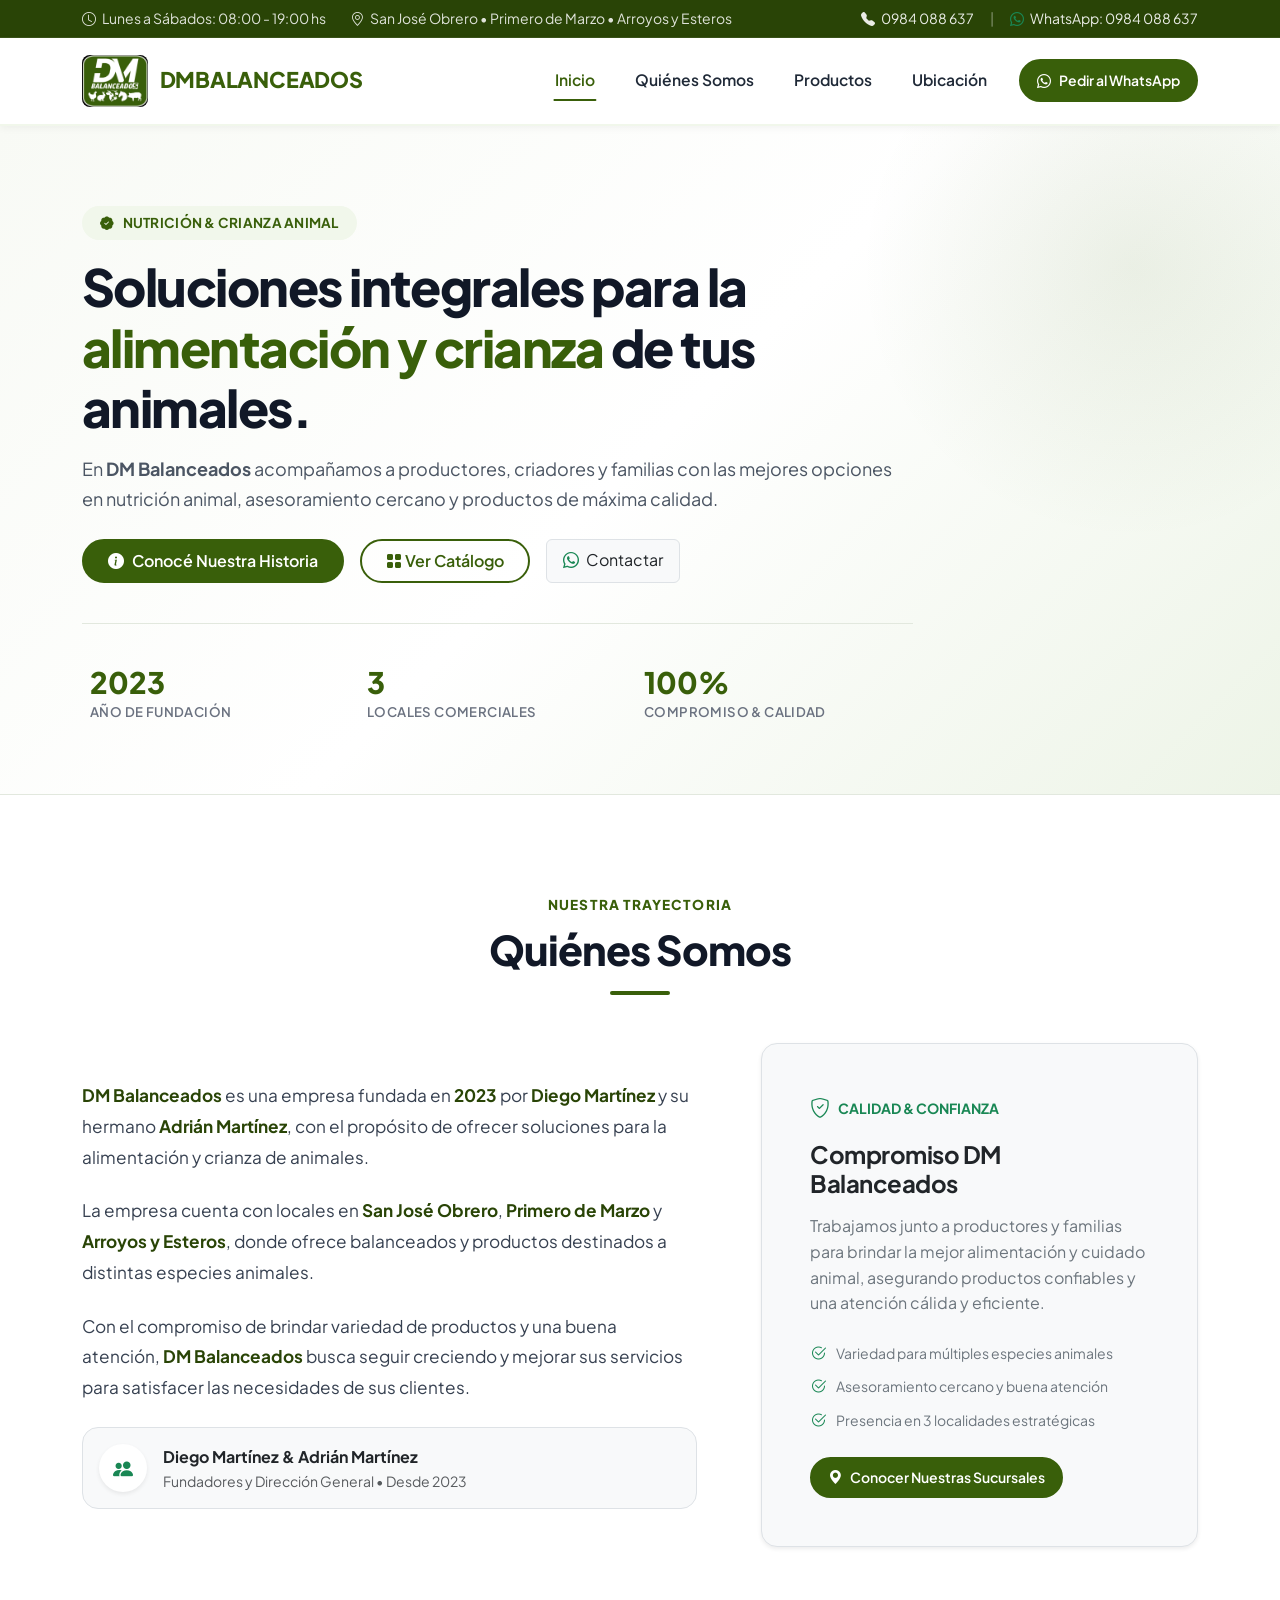
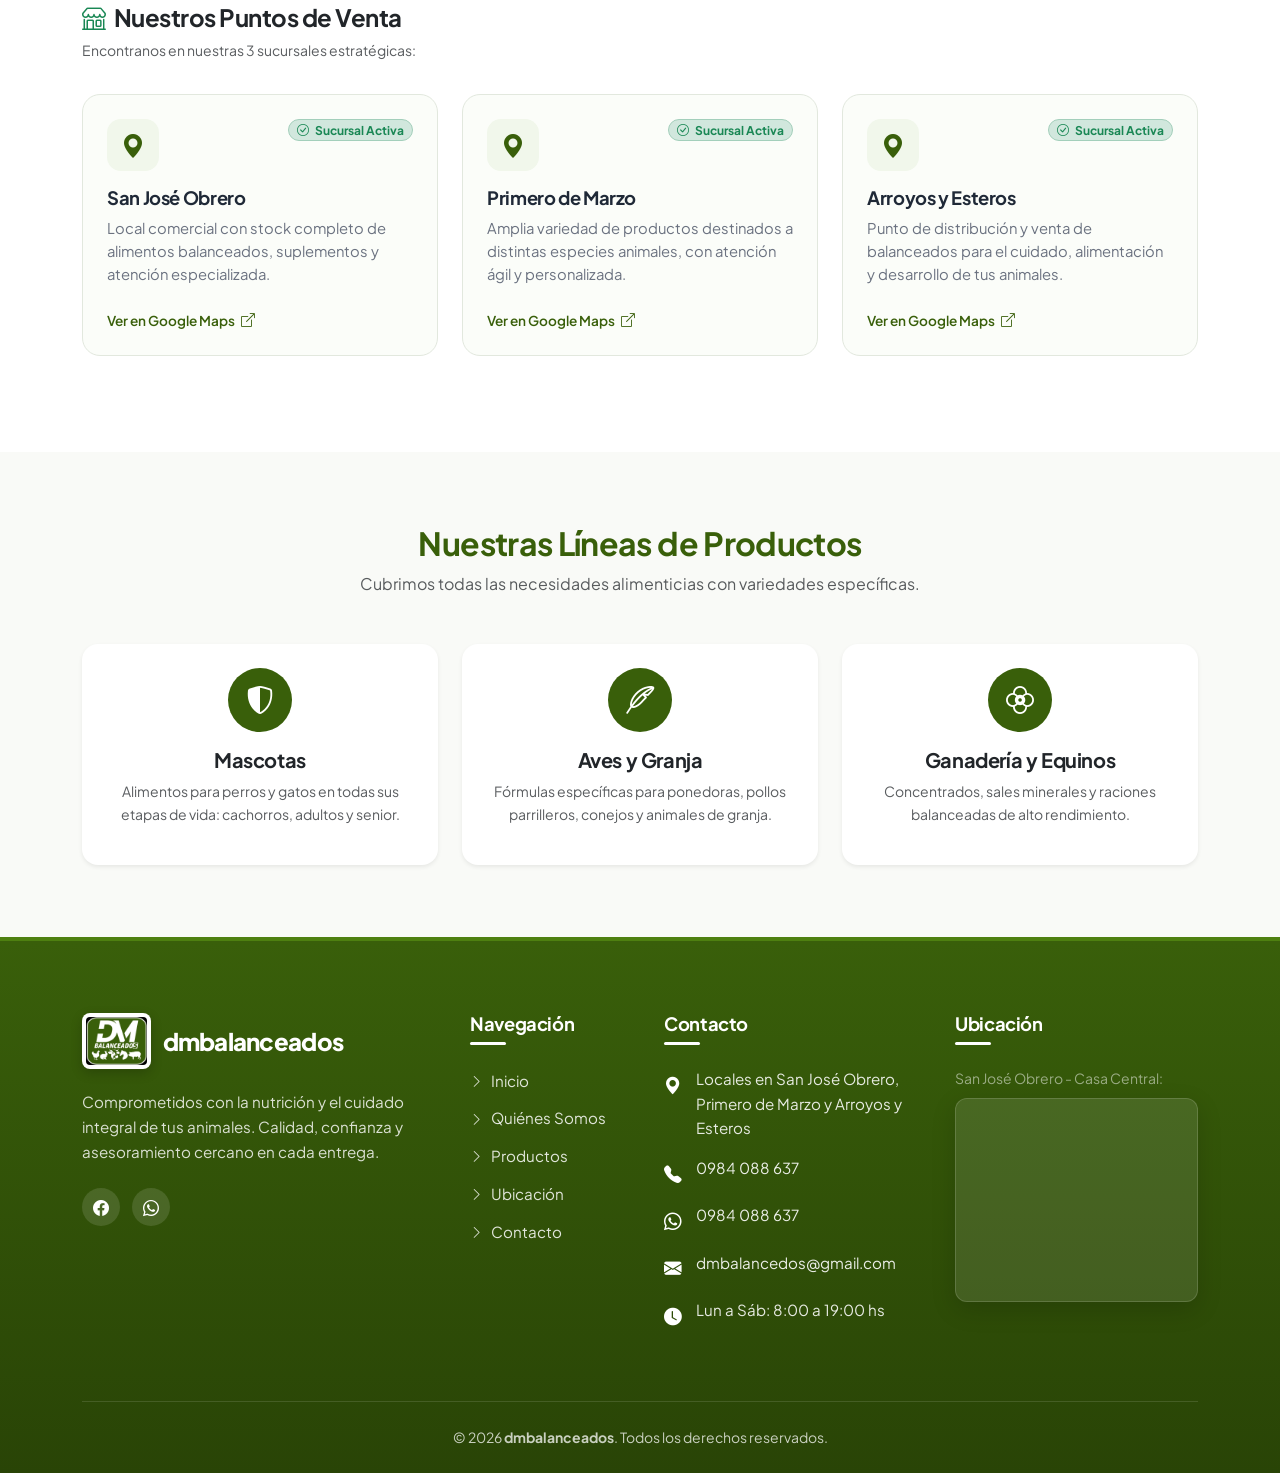
<file: index.html>
<!DOCTYPE html>
<html lang="es">
<head>
  <meta charset="UTF-8">
  <meta name="viewport" content="width=device-width, initial-scale=1.0">
  <meta http-equiv="X-UA-Compatible" content="ie=edge">
  
  <title>dmbalanceados | Nutrición y Balance para tus Animales</title>
  <meta name="description" content="dmbalanceados - Especialistas en alimentos balanceados de alta calidad para animales. Nutrición confiable, distribución y asesoramiento.">
  <meta name="keywords" content="dmbalanceados, alimentos balanceados, nutrición animal, forrajes, alimento mascotas, campo">
  <meta name="theme-color" content="#395F0A">

  <!-- ======================================================================
       Favicons y Manifiesto de Aplicación Web (img/)
       ====================================================================== -->
  <link rel="icon" type="image/x-icon" href="img/favicon.ico">
  <link rel="icon" type="image/svg+xml" href="img/favicon.svg">
  <link rel="icon" type="image/png" sizes="96x96" href="img/favicon-96x96.png">
  <link rel="apple-touch-icon" sizes="180x180" href="img/apple-touch-icon.png">
  <link rel="manifest" href="img/site.webmanifest">

  <!-- ======================================================================
       Fuentes de Google Fonts (Plus Jakarta Sans)
       ====================================================================== -->
  <link rel="preconnect" href="https://fonts.googleapis.com">
  <link rel="preconnect" href="https://fonts.gstatic.com" crossorigin>
  <link href="https://fonts.googleapis.com/css2?family=Plus+Jakarta+Sans:wght@400;500;600;700;800&display=swap" rel="stylesheet">

  <!-- ======================================================================
       Framework CSS: Bootstrap 5.3 y Bootstrap Icons
       ====================================================================== -->
  <link href="https://cdn.jsdelivr.net/npm/bootstrap@5.3.3/dist/css/bootstrap.min.css" rel="stylesheet" integrity="sha384-QWTKZyjpPEjISv5WaRU9OFeRpok6YctnYmDr5pNlyT2bRjXh0JMhjY6hW+ALEwIH" crossorigin="anonymous">
  <link rel="stylesheet" href="https://cdn.jsdelivr.net/npm/bootstrap-icons@1.11.3/font/bootstrap-icons.min.css">

  <!-- ======================================================================
       Hojas de Estilos del Proyecto (General y Específica de Index)
       ====================================================================== -->
  <link rel="stylesheet" href="css/general.css">
  <link rel="stylesheet" href="css/index.css">
</head>

<body>

  <!-- ======================================================================
       TOP BAR (Datos de contacto rápido)
       ====================================================================== -->
  <div class="dm-topbar d-none d-md-block">
    <div class="container">
      <div class="d-flex justify-content-between align-items-center">
        <div class="d-flex align-items-center gap-4">
          <span><i class="bi bi-clock me-1"></i> Lunes a Sábados: 08:00 - 19:00 hs</span>
          <span><i class="bi bi-geo-alt me-1"></i> San José Obrero &bull; Primero de Marzo &bull; Arroyos y Esteros</span>
        </div>
        <div class="d-flex align-items-center gap-3">
          <a href="tel:0984088637" class="text-decoration-none"><i class="bi bi-telephone-fill me-1"></i> 0984 088 637</a>
          <span class="opacity-50">|</span>
          <a href="https://wa.me/595984088637" target="_blank" rel="noopener noreferrer" class="text-decoration-none"><i class="bi bi-whatsapp me-1 text-success"></i> WhatsApp: 0984 088 637</a>
        </div>
      </div>
    </div>
  </div>

  <!-- ======================================================================
       HEADER / NAVBAR PRINCIPAL
       ====================================================================== -->
  <header class="sticky-top">
    <nav class="navbar navbar-expand-lg dm-navbar" id="mainNavbar">
      <div class="container">
        <!-- Logo de la marca -->
        <a class="navbar-brand dm-navbar-brand" href="index.html" aria-label="DMBALANCEADOS inicio">
          <img src="img/logodm.jpeg" alt="Logo DMBALANCEADOS" class="brand-logo" onerror="this.style.display='none'">
          <span class="brand-text">DMBALANCEADOS</span>
        </a>

        <!-- Botón Toggler Responsive para móviles -->
        <button class="navbar-toggler" type="button" data-bs-toggle="collapse" data-bs-target="#dmNavbarCollapse" aria-controls="dmNavbarCollapse" aria-expanded="false" aria-label="Abrir menú de navegación">
          <span class="navbar-toggler-icon"></span>
        </button>

        <!-- Enlaces de Navegación -->
        <div class="collapse navbar-collapse" id="dmNavbarCollapse">
          <ul class="navbar-nav ms-auto mb-2 mb-lg-0 align-items-lg-center gap-lg-2">
            <li class="nav-item">
              <a class="nav-link active" aria-current="page" href="#inicio">Inicio</a>
            </li>
            <li class="nav-item">
              <a class="nav-link" href="#quienes-somos">Quiénes Somos</a>
            </li>
            <li class="nav-item">
              <a class="nav-link" href="productos.html">Productos</a>
            </li>
            <li class="nav-item">
              <a class="nav-link" href="#ubicacion">Ubicación</a>
            </li>
            <li class="nav-item ms-lg-2">
              <a class="btn btn-dm-primary btn-sm px-3" href="https://wa.me/595984088637" target="_blank" rel="noopener noreferrer">
                <i class="bi bi-whatsapp"></i> Pedir al WhatsApp
              </a>
            </li>
          </ul>
        </div>
      </div>
    </nav>
  </header>

  <!-- ======================================================================
       CONTENIDO PRINCIPAL
       ====================================================================== -->
  <main id="inicio">
    <!-- ======================================================================
         1. HERO SECTION (Bienvenida, Identidad y Propuesta de Valor)
         ====================================================================== -->
    <section class="dm-hero" id="inicio">
      <div class="container position-relative" style="z-index: 2;">
        <div class="row align-items-center">
          
          <!-- Mensaje de Bienvenida y Acciones -->
          <div class="col-lg-10 col-xl-9">
            <div class="dm-hero-subtitle mb-3">
              <i class="bi bi-patch-check-fill"></i> Nutrición & Crianza Animal
            </div>
            
            <h1 class="dm-hero-title mb-3">
              Soluciones integrales para la <span class="highlight">alimentación y crianza</span> de tus animales.
            </h1>
            
            <p class="dm-hero-desc mb-4">
              En <strong>DM Balanceados</strong> acompañamos a productores, criadores y familias con las mejores opciones en nutrición animal, asesoramiento cercano y productos de máxima calidad.
            </p>
            
            <div class="d-flex flex-wrap gap-3 mb-2">
              <a href="#quienes-somos" class="btn btn-dm-primary px-4 py-2">
                <i class="bi bi-info-circle-fill"></i> Conocé Nuestra Historia
              </a>
              <a href="productos.html" class="btn btn-dm-outline px-4 py-2">
                <i class="bi bi-grid-fill"></i> Ver Catálogo
              </a>
              <a href="https://wa.me/595984088637" target="_blank" rel="noopener noreferrer" class="btn btn-light border px-3 py-2 text-dark">
                <i class="bi bi-whatsapp text-success me-1"></i> Contactar
              </a>
            </div>

            <!-- Métricas / Datos Clave de Confianza -->
            <div class="row dm-hero-stats g-3">
              <div class="col-4">
                <div class="dm-stat-number">2023</div>
                <div class="dm-stat-label">Año de Fundación</div>
              </div>
              <div class="col-4">
                <div class="dm-stat-number">3</div>
                <div class="dm-stat-label">Locales Comerciales</div>
              </div>
              <div class="col-4">
                <div class="dm-stat-number">100%</div>
                <div class="dm-stat-label">Compromiso & Calidad</div>
              </div>
            </div>
          </div>

        </div>
      </div>
    </section>

    <!-- ======================================================================
         2. SECCIÓN QUIÉNES SOMOS (Texto Institucional & Presencia)
         ====================================================================== -->
    <section class="dm-about-section" id="quienes-somos">
      <div class="container">
        
        <!-- Encabezado de la sección -->
        <div class="row justify-content-center text-center mb-5">
          <div class="col-lg-8">
            <span class="dm-section-badge">Nuestra Trayectoria</span>
            <h2 class="dm-section-title mb-3">Quiénes Somos</h2>
            <div class="mx-auto" style="width: 60px; height: 3.5px; background-color: var(--dm-primary); border-radius: 2px;"></div>
          </div>
        </div>

        <!-- Fila Principal: Texto Oficial y Tarjeta de Compromiso -->
        <div class="row align-items-center g-5 mb-5">
          
          <!-- Bloque de Texto Institucional con Formato Tipográfico -->
          <div class="col-lg-7">
            <div class="pe-lg-3">
              <p class="dm-about-text">
                <strong>DM Balanceados</strong> es una empresa fundada en <strong>2023</strong> por <strong>Diego Martínez</strong> y su hermano <strong>Adrián Martínez</strong>, con el propósito de ofrecer soluciones para la alimentación y crianza de animales.
              </p>
              
              <p class="dm-about-text">
                La empresa cuenta con locales en <strong>San José Obrero</strong>, <strong>Primero de Marzo</strong> y <strong>Arroyos y Esteros</strong>, donde ofrece balanceados y productos destinados a distintas especies animales.
              </p>
              
              <p class="dm-about-text mb-4">
                Con el compromiso de brindar variedad de productos y una buena atención, <strong>DM Balanceados</strong> busca seguir creciendo y mejorar sus servicios para satisfacer las necesidades de sus clientes.
              </p>

              <!-- Mención a los Fundadores -->
              <div class="p-3 bg-light rounded-4 border d-flex align-items-center gap-3">
                <div class="rounded-circle d-flex align-items-center justify-content-center bg-white shadow-sm text-success" style="width: 48px; height: 48px; font-size: 1.25rem;">
                  <i class="bi bi-people-fill"></i>
                </div>
                <div>
                  <div class="fw-bold text-dark">Diego Martínez & Adrián Martínez</div>
                  <div class="small text-muted">Fundadores y Dirección General &bull; Desde 2023</div>
                </div>
              </div>
            </div>
          </div>

          <!-- Bloque Destacado: Compromiso y Calidad -->
          <div class="col-lg-5">
            <div class="p-4 p-lg-5 bg-light rounded-4 border h-100 d-flex flex-column justify-content-center shadow-sm">
              <div class="d-inline-flex align-items-center gap-2 text-success fw-bold small text-uppercase mb-3">
                <i class="bi bi-shield-check fs-5"></i> Calidad & Confianza
              </div>
              <h3 class="h4 fw-bold text-dark mb-3">Compromiso DM Balanceados</h3>
              <p class="text-secondary mb-4">
                Trabajamos junto a productores y familias para brindar la mejor alimentación y cuidado animal, asegurando productos confiables y una atención cálida y eficiente.
              </p>
              <ul class="list-unstyled mb-4 d-flex flex-column gap-2 text-secondary small">
                <li><i class="bi bi-check2-circle text-success me-2 fs-6"></i> Variedad para múltiples especies animales</li>
                <li><i class="bi bi-check2-circle text-success me-2 fs-6"></i> Asesoramiento cercano y buena atención</li>
                <li><i class="bi bi-check2-circle text-success me-2 fs-6"></i> Presencia en 3 localidades estratégicas</li>
              </ul>
              <div>
                <a href="#ubicacion" class="btn btn-dm-primary btn-sm rounded-pill px-3 py-2">
                  <i class="bi bi-geo-alt-fill"></i> Conocer Nuestras Sucursales
                </a>
              </div>
            </div>
          </div>

        </div>

        <!-- Fila de Presencia Territorial: Los 3 Locales Comerciales -->
        <div class="row g-4 pt-2">
          <div class="col-12 mb-2">
            <h3 class="h4 fw-bold text-dark">
              <i class="bi bi-shop me-2 text-success"></i>Nuestros Puntos de Venta
            </h3>
            <p class="text-muted small mb-0">Encontranos en nuestras 3 sucursales estratégicas:</p>
          </div>

          <!-- Local 1: San José Obrero -->
          <div class="col-md-4">
            <a href="https://maps.app.goo.gl/VQvQ1TM4NtziWtEN6" target="_blank" rel="noopener noreferrer" class="dm-feature-box text-decoration-none">
              <div class="d-flex justify-content-between align-items-start mb-3">
                <div class="dm-feature-icon mb-0">
                  <i class="bi bi-geo-alt-fill"></i>
                </div>
                <span class="badge bg-success-subtle text-success border border-success-subtle px-2 py-1 rounded-pill small">
                  <i class="bi bi-check-circle me-1"></i> Sucursal Activa
                </span>
              </div>
              <h4 class="dm-feature-title">San José Obrero</h4>
              <p class="dm-feature-desc">
                Local comercial con stock completo de alimentos balanceados, suplementos y atención especializada.
              </p>
              <div class="dm-feature-action mt-auto pt-2">
                <span>Ver en Google Maps</span>
                <i class="bi bi-box-arrow-up-right"></i>
              </div>
            </a>
          </div>

          <!-- Local 2: Primero de Marzo -->
          <div class="col-md-4">
            <a href="https://maps.app.goo.gl/jB23EHsoYXMemDa96" target="_blank" rel="noopener noreferrer" class="dm-feature-box text-decoration-none">
              <div class="d-flex justify-content-between align-items-start mb-3">
                <div class="dm-feature-icon mb-0">
                  <i class="bi bi-geo-alt-fill"></i>
                </div>
                <span class="badge bg-success-subtle text-success border border-success-subtle px-2 py-1 rounded-pill small">
                  <i class="bi bi-check-circle me-1"></i> Sucursal Activa
                </span>
              </div>
              <h4 class="dm-feature-title">Primero de Marzo</h4>
              <p class="dm-feature-desc">
                Amplia variedad de productos destinados a distintas especies animales, con atención ágil y personalizada.
              </p>
              <div class="dm-feature-action mt-auto pt-2">
                <span>Ver en Google Maps</span>
                <i class="bi bi-box-arrow-up-right"></i>
              </div>
            </a>
          </div>

          <!-- Local 3: Arroyos y Esteros -->
          <div class="col-md-4">
            <a href="https://maps.app.goo.gl/CAYJqabkkzUij7mC6" target="_blank" rel="noopener noreferrer" class="dm-feature-box text-decoration-none">
              <div class="d-flex justify-content-between align-items-start mb-3">
                <div class="dm-feature-icon mb-0">
                  <i class="bi bi-geo-alt-fill"></i>
                </div>
                <span class="badge bg-success-subtle text-success border border-success-subtle px-2 py-1 rounded-pill small">
                  <i class="bi bi-check-circle me-1"></i> Sucursal Activa
                </span>
              </div>
              <h4 class="dm-feature-title">Arroyos y Esteros</h4>
              <p class="dm-feature-desc">
                Punto de distribución y venta de balanceados para el cuidado, alimentación y desarrollo de tus animales.
              </p>
              <div class="dm-feature-action mt-auto pt-2">
                <span>Ver en Google Maps</span>
                <i class="bi bi-box-arrow-up-right"></i>
              </div>
            </a>
          </div>

        </div>

      </div>
    </section>

    <!-- Sección Productos (Ancla para navegación) -->
    <section id="productos" class="py-5" style="background-color: var(--dm-bg-light);">
      <div class="container py-4">
        <div class="text-center max-w-700 mx-auto mb-5">
          <h2 class="fw-bold mb-2" style="color: var(--dm-primary);">Nuestras Líneas de Productos</h2>
          <p class="text-muted">Cubrimos todas las necesidades alimenticias con variedades específicas.</p>
        </div>
        <div class="row g-4">
          <div class="col-md-4">
            <div class="card h-100 border-0 shadow-sm rounded-4 p-4 text-center">
              <div class="mx-auto mb-3 text-white rounded-circle d-flex align-items-center justify-content-center" style="width: 64px; height: 64px; background-color: var(--dm-primary);">
                <i class="bi bi-shield-shaded fs-3"></i>
              </div>
              <h3 class="h5 fw-bold">Mascotas</h3>
              <p class="text-muted small">Alimentos para perros y gatos en todas sus etapas de vida: cachorros, adultos y senior.</p>
            </div>
          </div>
          <div class="col-md-4">
            <div class="card h-100 border-0 shadow-sm rounded-4 p-4 text-center">
              <div class="mx-auto mb-3 text-white rounded-circle d-flex align-items-center justify-content-center" style="width: 64px; height: 64px; background-color: var(--dm-primary);">
                <i class="bi bi-feather fs-3"></i>
              </div>
              <h3 class="h5 fw-bold">Aves y Granja</h3>
              <p class="text-muted small">Fórmulas específicas para ponedoras, pollos parrilleros, conejos y animales de granja.</p>
            </div>
          </div>
          <div class="col-md-4">
            <div class="card h-100 border-0 shadow-sm rounded-4 p-4 text-center">
              <div class="mx-auto mb-3 text-white rounded-circle d-flex align-items-center justify-content-center" style="width: 64px; height: 64px; background-color: var(--dm-primary);">
                <i class="bi bi-flower2 fs-3"></i>
              </div>
              <h3 class="h5 fw-bold">Ganadería y Equinos</h3>
              <p class="text-muted small">Concentrados, sales minerales y raciones balanceadas de alto rendimiento.</p>
            </div>
          </div>
        </div>
      </div>
    </section>
  </main>

  <!-- ======================================================================
       FOOTER GENERAL (Paleta Verde #395F0A y Blanco + Google Maps)
       ====================================================================== -->
  <footer class="dm-footer" id="contacto">
    <div class="container">
      <div class="row g-4 g-lg-5">
        
        <!-- Columna 1: Marca, descripción y redes -->
        <div class="col-lg-4 col-md-6">
          <div class="dm-footer-brand">
            <img src="img/logodm.jpeg" alt="dmbalanceados" onerror="this.style.display='none'">
            <span class="brand-name">dmbalanceados</span>
          </div>
          <p class="dm-footer-text">
            Comprometidos con la nutrición y el cuidado integral de tus animales. Calidad, confianza y asesoramiento cercano en cada entrega.
          </p>
          <div class="dm-social-links">
            <a href="https://www.facebook.com/share/1N8KYf6UJa/?mibextid=wwXIfr" target="_blank" rel="noopener noreferrer" class="dm-social-btn" aria-label="Facebook">
              <i class="bi bi-facebook"></i>
            </a>
            <a href="https://wa.me/595984088637" target="_blank" rel="noopener noreferrer" class="dm-social-btn" aria-label="WhatsApp">
              <i class="bi bi-whatsapp"></i>
            </a>
          </div>
        </div>

        <!-- Columna 2: Enlaces Rápidos de Navegación -->
        <div class="col-lg-2 col-md-6">
          <h4 class="dm-footer-title">Navegación</h4>
          <ul class="dm-footer-links">
            <li><a href="#inicio"><i class="bi bi-chevron-right small"></i> Inicio</a></li>
            <li><a href="#quienes-somos"><i class="bi bi-chevron-right small"></i> Quiénes Somos</a></li>
            <li><a href="productos.html"><i class="bi bi-chevron-right small"></i> Productos</a></li>
            <li><a href="#ubicacion"><i class="bi bi-chevron-right small"></i> Ubicación</a></li>
            <li><a href="https://wa.me/595984088637" target="_blank" rel="noopener noreferrer"><i class="bi bi-chevron-right small"></i> Contacto</a></li>
          </ul>
        </div>

        <!-- Columna 3: Información de Contacto -->
        <div class="col-lg-3 col-md-6">
          <h4 class="dm-footer-title">Contacto</h4>
          <ul class="dm-footer-contact">
            <li>
              <i class="bi bi-geo-alt-fill"></i>
              <span>Locales en San José Obrero, Primero de Marzo y Arroyos y Esteros</span>
            </li>
            <li>
              <i class="bi bi-telephone-fill"></i>
              <a href="tel:0984088637">0984 088 637</a>
            </li>
            <li>
              <i class="bi bi-whatsapp"></i>
              <a href="https://wa.me/595984088637" target="_blank" rel="noopener noreferrer">0984 088 637</a>
            </li>
            <li>
              <i class="bi bi-envelope-fill"></i>
              <a href="mailto:dmbalancedos@gmail.com">dmbalancedos@gmail.com</a>
            </li>
            <li>
              <i class="bi bi-clock-fill"></i>
              <span>Lun a Sáb: 8:00 a 19:00 hs</span>
            </li>
          </ul>
        </div>

        <!-- Columna 4: Mapa Embebido de Google Maps -->
        <div class="col-lg-3 col-md-6" id="ubicacion">
          <h4 class="dm-footer-title">Ubicación</h4>
          <p class="small text-white-50 mb-2">San José Obrero - Casa Central:</p>
          <div class="dm-map-wrapper">
            <!-- Ubicación exacta: DM BALANCEADOS - SAN JOSE OBRERO -->
            <iframe 
              src="https://www.google.com/maps/embed?pb=!1m18!1m12!1m3!1d218.811802607535!2d-56.9167553793429!3d-25.17115068359605!2m3!1f0!2f0!3f0!3m2!1i1024!2i768!4f13.1!3m3!1m2!1s0x945e79eb6df4be09%3A0xcade6c4a9165d108!2sDM%20BALANCEADOS%20-%20SAN%20JOSE%20OBRERO!5e1!3m2!1sen!2spy!4v1792183264208!5m2!1sen!2spy" 
              allowfullscreen="" 
              loading="lazy" 
              referrerpolicy="strict-origin-when-cross-origin" 
              title="Ubicación DM BALANCEADOS - SAN JOSE OBRERO">
            </iframe>
          </div>
        </div>

      </div>

      <!-- Barra inferior de Copyright -->
      <div class="dm-footer-bottom text-center">
        <p class="mb-0">
          &copy; <span id="currentYear">2026</span> <strong>dmbalanceados</strong>. Todos los derechos reservados.
        </p>
      </div>
    </div>
  </footer>

  <!-- ======================================================================
       SCRIPTS: Bootstrap 5.3 Bundle & Scripts Base
       ====================================================================== -->
  <script src="https://cdn.jsdelivr.net/npm/bootstrap@5.3.3/dist/js/bootstrap.bundle.min.js" integrity="sha384-YvpcrYf0tY3lHB60NNkmXc5s9fDVZLESaAA55NDzOxhy9GkcIdslK1eN7N6jIeHz" crossorigin="anonymous"></script>
  <script src="js/general.js"></script>
</body>
</html>
</file>
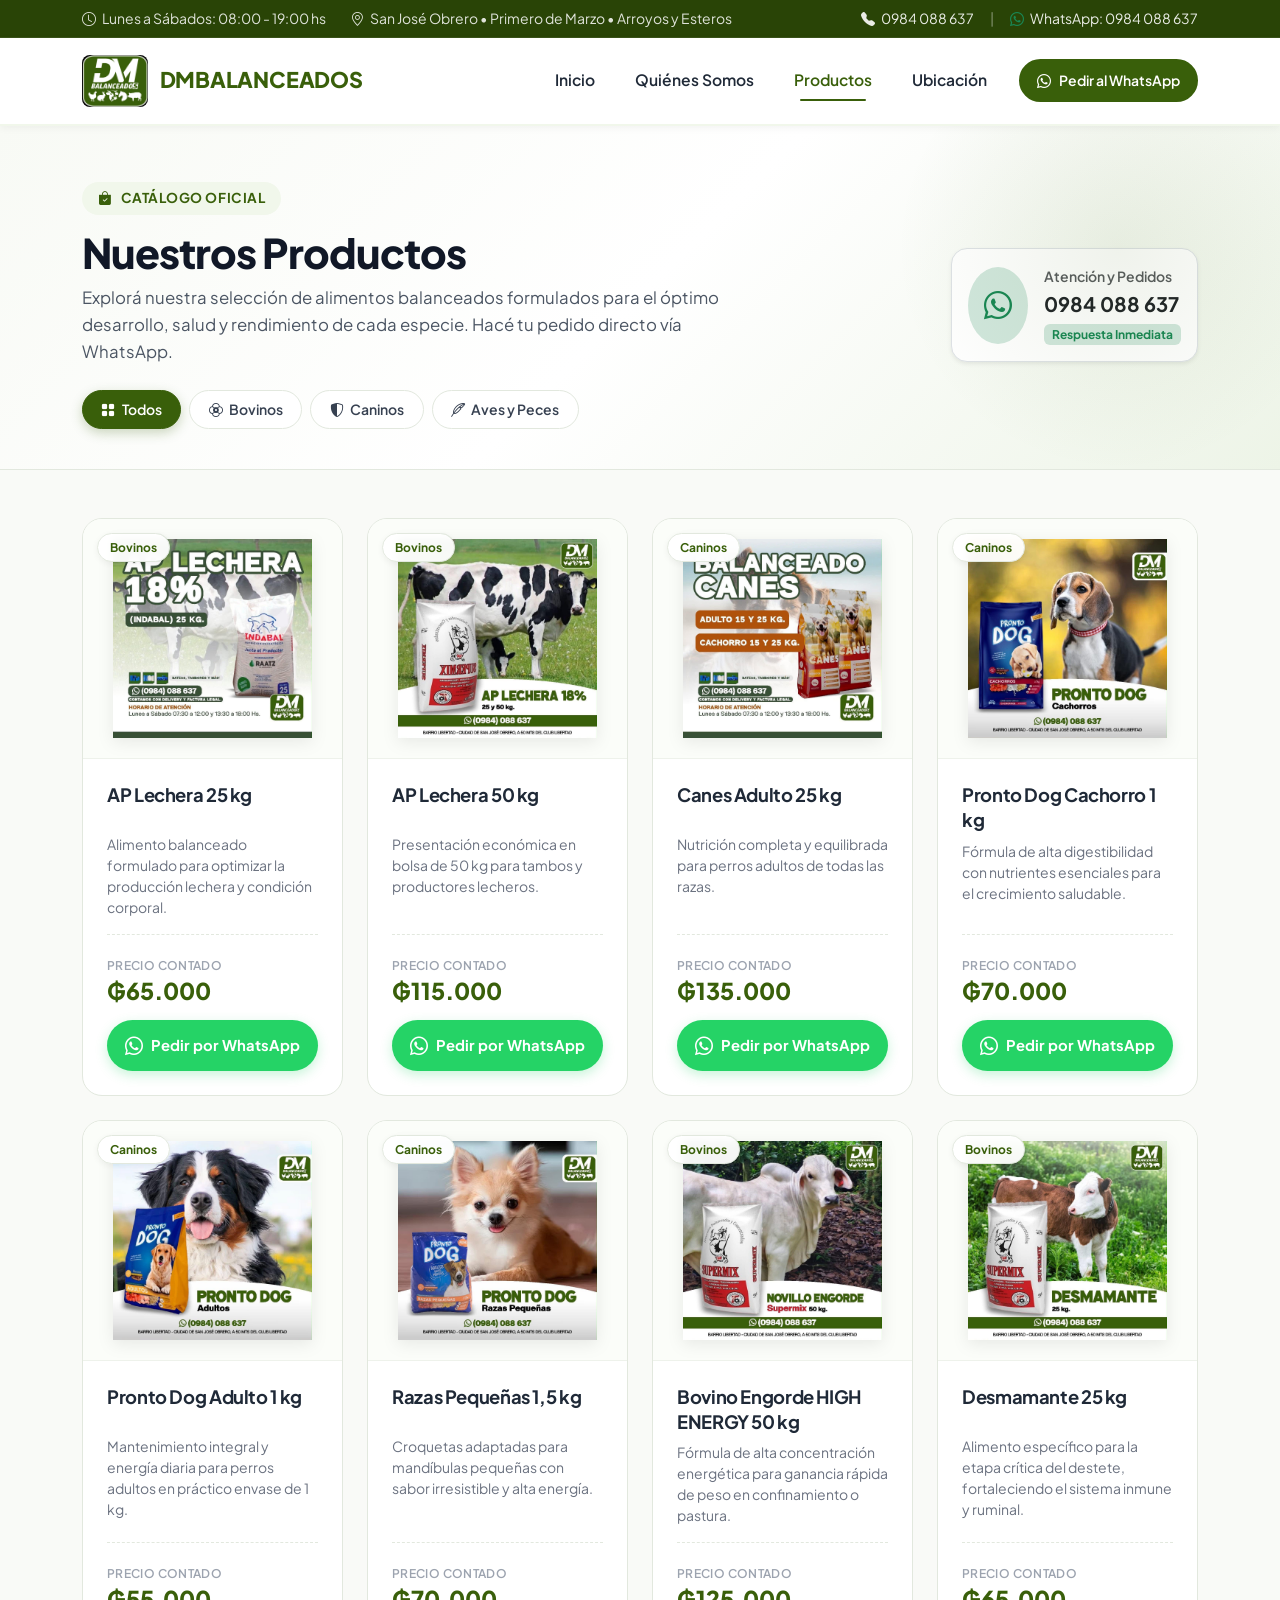
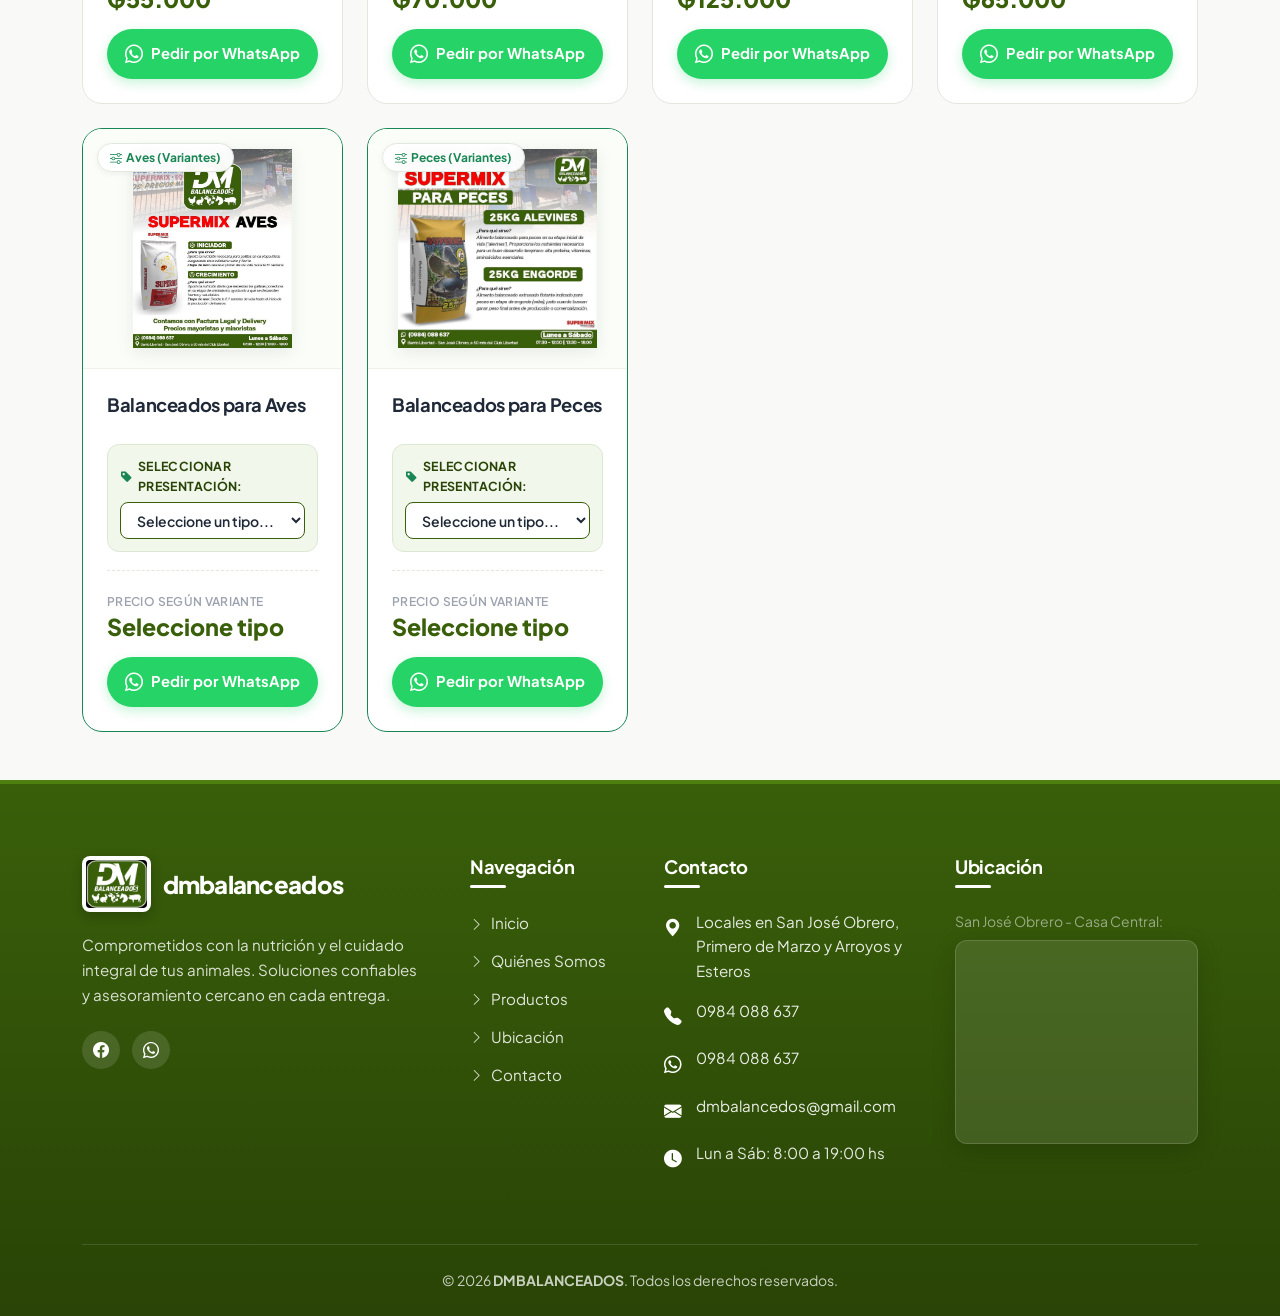
<file: productos.html>
<!DOCTYPE html>
<html lang="es">
<head>
  <meta charset="UTF-8">
  <meta name="viewport" content="width=device-width, initial-scale=1.0">
  <meta http-equiv="X-UA-Compatible" content="ie=edge">
  
  <title>Productos | DMBALANCEADOS - Catálogo y Precios</title>
  <meta name="description" content="Catálogo completo de alimentos balanceados de DMBALANCEADOS. Nutrición animal para bovinos, caninos, aves y peces. Pedidos directos por WhatsApp al 0984088637.">
  <meta name="keywords" content="DMBALANCEADOS, alimentos balanceados, balanceados lechera, canes, pronto dog, novillo engorde, desmamante, aves iniciadas, aves ponedora, peces">
  <meta name="theme-color" content="#395F0A">

  <!-- ======================================================================
       Favicons y Manifiesto de Aplicación Web (img/)
       ====================================================================== -->
  <link rel="icon" type="image/x-icon" href="img/favicon.ico">
  <link rel="icon" type="image/svg+xml" href="img/favicon.svg">
  <link rel="icon" type="image/png" sizes="96x96" href="img/favicon-96x96.png">
  <link rel="apple-touch-icon" sizes="180x180" href="img/apple-touch-icon.png">
  <link rel="manifest" href="img/site.webmanifest">

  <!-- ======================================================================
       Fuentes de Google Fonts (Plus Jakarta Sans)
       ====================================================================== -->
  <link rel="preconnect" href="https://fonts.googleapis.com">
  <link rel="preconnect" href="https://fonts.gstatic.com" crossorigin>
  <link href="https://fonts.googleapis.com/css2?family=Plus+Jakarta+Sans:wght@400;500;600;700;800&display=swap" rel="stylesheet">

  <!-- ======================================================================
       Framework CSS: Bootstrap 5.3 y Bootstrap Icons
       ====================================================================== -->
  <link href="https://cdn.jsdelivr.net/npm/bootstrap@5.3.3/dist/css/bootstrap.min.css" rel="stylesheet" integrity="sha384-QWTKZyjpPEjISv5WaRU9OFeRpok6YctnYmDr5pNlyT2bRjXh0JMhjY6hW+ALEwIH" crossorigin="anonymous">
  <link rel="stylesheet" href="https://cdn.jsdelivr.net/npm/bootstrap-icons@1.11.3/font/bootstrap-icons.min.css">

  <!-- ======================================================================
       Hojas de Estilos del Proyecto (General y Específica de Productos)
       ====================================================================== -->
  <link rel="stylesheet" href="css/general.css">
  <link rel="stylesheet" href="css/productos.css">
</head>

<body>

  <!-- ======================================================================
       TOP BAR (Datos de contacto actualizados: 0984088637)
       ====================================================================== -->
  <div class="dm-topbar d-none d-md-block">
    <div class="container">
      <div class="d-flex justify-content-between align-items-center">
        <div class="d-flex align-items-center gap-4">
          <span><i class="bi bi-clock me-1"></i> Lunes a Sábados: 08:00 - 19:00 hs</span>
          <span><i class="bi bi-geo-alt me-1"></i> San José Obrero &bull; Primero de Marzo &bull; Arroyos y Esteros</span>
        </div>
        <div class="d-flex align-items-center gap-3">
          <a href="tel:0984088637" class="text-decoration-none"><i class="bi bi-telephone-fill me-1"></i> 0984 088 637</a>
          <span class="opacity-50">|</span>
          <a href="https://wa.me/595984088637" target="_blank" rel="noopener noreferrer" class="text-decoration-none">
            <i class="bi bi-whatsapp me-1 text-success"></i> WhatsApp: 0984 088 637
          </a>
        </div>
      </div>
    </div>
  </div>

  <!-- ======================================================================
       HEADER / NAVBAR PRINCIPAL
       ====================================================================== -->
  <header class="sticky-top">
    <nav class="navbar navbar-expand-lg dm-navbar" id="mainNavbar">
      <div class="container">
        <!-- Logo de la marca -->
        <a class="navbar-brand dm-navbar-brand" href="index.html" aria-label="DMBALANCEADOS inicio">
          <img src="img/logodm.jpeg" alt="Logo DMBALANCEADOS" class="brand-logo" onerror="this.style.display='none'">
          <span class="brand-text">DMBALANCEADOS</span>
        </a>

        <!-- Botón Toggler Responsive para móviles -->
        <button class="navbar-toggler" type="button" data-bs-toggle="collapse" data-bs-target="#dmNavbarCollapse" aria-controls="dmNavbarCollapse" aria-expanded="false" aria-label="Abrir menú de navegación">
          <span class="navbar-toggler-icon"></span>
        </button>

        <!-- Enlaces de Navegación -->
        <div class="collapse navbar-collapse" id="dmNavbarCollapse">
          <ul class="navbar-nav ms-auto mb-2 mb-lg-0 align-items-lg-center gap-lg-2">
            <li class="nav-item">
              <a class="nav-link" href="index.html">Inicio</a>
            </li>
            <li class="nav-item">
              <a class="nav-link" href="index.html#quienes-somos">Quiénes Somos</a>
            </li>
            <li class="nav-item">
              <a class="nav-link active" aria-current="page" href="productos.html">Productos</a>
            </li>
            <li class="nav-item">
              <a class="nav-link" href="index.html#ubicacion">Ubicación</a>
            </li>
            <li class="nav-item ms-lg-2">
              <a class="btn btn-dm-primary btn-sm px-3" href="https://wa.me/595984088637" target="_blank" rel="noopener noreferrer">
                <i class="bi bi-whatsapp"></i> Pedir al WhatsApp
              </a>
            </li>
          </ul>
        </div>
      </div>
    </nav>
  </header>

  <!-- ======================================================================
       CONTENIDO PRINCIPAL: CATÁLOGO DE PRODUCTOS
       ====================================================================== -->
  <main>
    <!-- Header del Catálogo -->
    <section class="dm-products-header">
      <div class="container">
        <div class="row align-items-center">
          <div class="col-lg-8">
            <div class="page-badge">
              <i class="bi bi-bag-check-fill"></i> Catálogo Oficial
            </div>
            <h1>Nuestros Productos</h1>
            <p>
              Explorá nuestra selección de alimentos balanceados formulados para el óptimo desarrollo, salud y rendimiento de cada especie. Hacé tu pedido directo vía WhatsApp.
            </p>
            
            <!-- Barra de Filtros Rápidos por Categoría -->
            <div class="dm-filter-bar">
              <button type="button" class="dm-filter-btn active" data-filter="all">
                <i class="bi bi-grid-fill"></i> Todos
              </button>
              <button type="button" class="dm-filter-btn" data-filter="bovinos">
                <i class="bi bi-flower2"></i> Bovinos
              </button>
              <button type="button" class="dm-filter-btn" data-filter="caninos">
                <i class="bi bi-shield-shaded"></i> Caninos
              </button>
              <button type="button" class="dm-filter-btn" data-filter="aves-peces">
                <i class="bi bi-feather"></i> Aves y Peces
              </button>
            </div>
          </div>
          
          <div class="col-lg-4 text-lg-end mt-4 mt-lg-0 d-none d-lg-block">
            <div class="p-3 bg-white rounded-4 border shadow-sm d-inline-block text-start">
              <div class="d-flex align-items-center gap-3">
                <div class="rounded-circle bg-success-subtle text-success p-3 d-flex align-items-center justify-content-center">
                  <i class="bi bi-whatsapp fs-3"></i>
                </div>
                <div>
                  <div class="small text-muted fw-semibold">Atención y Pedidos</div>
                  <div class="fw-bold text-dark fs-5">0984 088 637</div>
                  <span class="badge bg-success-subtle text-success">Respuesta Inmediata</span>
                </div>
              </div>
            </div>
          </div>
        </div>
      </div>
    </section>

    <!-- Cuadrícula de Productos -->
    <section class="py-5" style="background-color: var(--dm-bg-light);">
      <div class="container">
        <div class="row row-cols-2 row-cols-md-3 row-cols-xl-4 g-2 g-sm-3 g-lg-4" id="productsGrid">

          <!-- ==============================================================
               PRODUCTO 1: AP Lechera 25 kg
               ============================================================== -->
          <div class="col" data-category="bovinos">
            <div class="dm-product-card">
              <span class="dm-card-badge">Bovinos</span>
              <div class="dm-card-img-wrapper">
                <img src="img/productos/aplechera25kg.jpeg" alt="AP Lechera 25 kg" loading="lazy">
              </div>
              <div class="dm-card-body">
                <h2 class="dm-card-title">AP Lechera 25 kg</h2>
                <p class="dm-card-desc">Alimento balanceado formulado para optimizar la producción lechera y condición corporal.</p>
                <div class="dm-card-footer-box">
                  <span class="dm-price-label">Precio contado</span>
                  <div class="dm-price-value">₲65.000</div>
                  <a href="https://wa.me/595984088637?text=Hola%2C%20me%20interesa%20el%20producto%20AP%20Lechera%2025%20kg%20de%20%E2%82%B265.000." 
                     target="_blank" 
                     rel="noopener noreferrer" 
                     class="btn-whatsapp-order">
                    <i class="bi bi-whatsapp"></i> Pedir por WhatsApp
                  </a>
                </div>
              </div>
            </div>
          </div>

          <!-- ==============================================================
               PRODUCTO 2: AP Lechera 50 kg
               ============================================================== -->
          <div class="col" data-category="bovinos">
            <div class="dm-product-card">
              <span class="dm-card-badge">Bovinos</span>
              <div class="dm-card-img-wrapper">
                <img src="img/productos/aplechera50kg.jpeg" alt="AP Lechera 50 kg" loading="lazy">
              </div>
              <div class="dm-card-body">
                <h2 class="dm-card-title">AP Lechera 50 kg</h2>
                <p class="dm-card-desc">Presentación económica en bolsa de 50 kg para tambos y productores lecheros.</p>
                <div class="dm-card-footer-box">
                  <span class="dm-price-label">Precio contado</span>
                  <div class="dm-price-value">₲115.000</div>
                  <a href="https://wa.me/595984088637?text=Hola%2C%20me%20interesa%20el%20producto%20AP%20Lechera%2050%20kg%20de%20%E2%82%B2115.000." 
                     target="_blank" 
                     rel="noopener noreferrer" 
                     class="btn-whatsapp-order">
                    <i class="bi bi-whatsapp"></i> Pedir por WhatsApp
                  </a>
                </div>
              </div>
            </div>
          </div>

          <!-- ==============================================================
               PRODUCTO 3: Canes Adulto 25 kg
               ============================================================== -->
          <div class="col" data-category="caninos">
            <div class="dm-product-card">
              <span class="dm-card-badge">Caninos</span>
              <div class="dm-card-img-wrapper">
                <img src="img/productos/canes.jpeg" alt="Canes Adulto 25 kg" loading="lazy">
              </div>
              <div class="dm-card-body">
                <h2 class="dm-card-title">Canes Adulto 25 kg</h2>
                <p class="dm-card-desc">Nutrición completa y equilibrada para perros adultos de todas las razas.</p>
                <div class="dm-card-footer-box">
                  <span class="dm-price-label">Precio contado</span>
                  <div class="dm-price-value">₲135.000</div>
                  <a href="https://wa.me/595984088637?text=Hola%2C%20me%20interesa%20el%20producto%20Canes%20Adulto%2025%20kg%20de%20%E2%82%B2135.000." 
                     target="_blank" 
                     rel="noopener noreferrer" 
                     class="btn-whatsapp-order">
                    <i class="bi bi-whatsapp"></i> Pedir por WhatsApp
                  </a>
                </div>
              </div>
            </div>
          </div>

          <!-- ==============================================================
               PRODUCTO 4: Pronto Dog Cachorro 1 kg
               ============================================================== -->
          <div class="col" data-category="caninos">
            <div class="dm-product-card">
              <span class="dm-card-badge">Caninos</span>
              <div class="dm-card-img-wrapper">
                <img src="img/productos/prontocachorro.jpeg" alt="Pronto Dog Cachorro 1 kg" loading="lazy">
              </div>
              <div class="dm-card-body">
                <h2 class="dm-card-title">Pronto Dog Cachorro 1 kg</h2>
                <p class="dm-card-desc">Fórmula de alta digestibilidad con nutrientes esenciales para el crecimiento saludable.</p>
                <div class="dm-card-footer-box">
                  <span class="dm-price-label">Precio contado</span>
                  <div class="dm-price-value">₲70.000</div>
                  <a href="https://wa.me/595984088637?text=Hola%2C%20me%20interesa%20el%20producto%20Pronto%20Dog%20Cachorro%201%20kg%20de%20%E2%82%B270.000." 
                     target="_blank" 
                     rel="noopener noreferrer" 
                     class="btn-whatsapp-order">
                    <i class="bi bi-whatsapp"></i> Pedir por WhatsApp
                  </a>
                </div>
              </div>
            </div>
          </div>

          <!-- ==============================================================
               PRODUCTO 5: Pronto Dog Adulto 1 kg
               ============================================================== -->
          <div class="col" data-category="caninos">
            <div class="dm-product-card">
              <span class="dm-card-badge">Caninos</span>
              <div class="dm-card-img-wrapper">
                <img src="img/productos/prontoadultos.jpeg" alt="Pronto Dog Adulto 1 kg" loading="lazy">
              </div>
              <div class="dm-card-body">
                <h2 class="dm-card-title">Pronto Dog Adulto 1 kg</h2>
                <p class="dm-card-desc">Mantenimiento integral y energía diaria para perros adultos en práctico envase de 1 kg.</p>
                <div class="dm-card-footer-box">
                  <span class="dm-price-label">Precio contado</span>
                  <div class="dm-price-value">₲55.000</div>
                  <a href="https://wa.me/595984088637?text=Hola%2C%20me%20interesa%20el%20producto%20Pronto%20Dog%20Adulto%201%20kg%20de%20%E2%82%B255.000." 
                     target="_blank" 
                     rel="noopener noreferrer" 
                     class="btn-whatsapp-order">
                    <i class="bi bi-whatsapp"></i> Pedir por WhatsApp
                  </a>
                </div>
              </div>
            </div>
          </div>

          <!-- ==============================================================
               PRODUCTO 6: Razas Pequeñas 1,5 kg
               ============================================================== -->
          <div class="col" data-category="caninos">
            <div class="dm-product-card">
              <span class="dm-card-badge">Caninos</span>
              <div class="dm-card-img-wrapper">
                <img src="img/productos/prontorazapeque.jpeg" alt="Razas Pequeñas 1,5 kg" loading="lazy">
              </div>
              <div class="dm-card-body">
                <h2 class="dm-card-title">Razas Pequeñas 1,5 kg</h2>
                <p class="dm-card-desc">Croquetas adaptadas para mandíbulas pequeñas con sabor irresistible y alta energía.</p>
                <div class="dm-card-footer-box">
                  <span class="dm-price-label">Precio contado</span>
                  <div class="dm-price-value">₲70.000</div>
                  <a href="https://wa.me/595984088637?text=Hola%2C%20me%20interesa%20el%20producto%20Razas%20Peque%C3%B1as%201%2C5%20kg%20de%20%E2%82%B270.000." 
                     target="_blank" 
                     rel="noopener noreferrer" 
                     class="btn-whatsapp-order">
                    <i class="bi bi-whatsapp"></i> Pedir por WhatsApp
                  </a>
                </div>
              </div>
            </div>
          </div>

          <!-- ==============================================================
               PRODUCTO 7: Bovino Engorde HIGH ENERGY 50 kg
               ============================================================== -->
          <div class="col" data-category="bovinos">
            <div class="dm-product-card">
              <span class="dm-card-badge">Bovinos</span>
              <div class="dm-card-img-wrapper">
                <img src="img/productos/novilloengorde.jpeg" alt="Bovino Engorde HIGH ENERGY 50 kg" loading="lazy">
              </div>
              <div class="dm-card-body">
                <h2 class="dm-card-title">Bovino Engorde HIGH ENERGY 50 kg</h2>
                <p class="dm-card-desc">Fórmula de alta concentración energética para ganancia rápida de peso en confinamiento o pastura.</p>
                <div class="dm-card-footer-box">
                  <span class="dm-price-label">Precio contado</span>
                  <div class="dm-price-value">₲125.000</div>
                  <a href="https://wa.me/595984088637?text=Hola%2C%20me%20interesa%20el%20producto%20Bovino%20Engorde%20HIGH%20ENERGY%2050%20kg%20de%20%E2%82%B2125.000." 
                     target="_blank" 
                     rel="noopener noreferrer" 
                     class="btn-whatsapp-order">
                    <i class="bi bi-whatsapp"></i> Pedir por WhatsApp
                  </a>
                </div>
              </div>
            </div>
          </div>

          <!-- ==============================================================
               PRODUCTO 8: Desmamante 25 kg
               ============================================================== -->
          <div class="col" data-category="bovinos">
            <div class="dm-product-card">
              <span class="dm-card-badge">Bovinos</span>
              <div class="dm-card-img-wrapper">
                <img src="img/productos/desmamante.jpeg" alt="Desmamante 25 kg" loading="lazy">
              </div>
              <div class="dm-card-body">
                <h2 class="dm-card-title">Desmamante 25 kg</h2>
                <p class="dm-card-desc">Alimento específico para la etapa crítica del destete, fortaleciendo el sistema inmune y ruminal.</p>
                <div class="dm-card-footer-box">
                  <span class="dm-price-label">Precio contado</span>
                  <div class="dm-price-value">₲65.000</div>
                  <a href="https://wa.me/595984088637?text=Hola%2C%20me%20interesa%20el%20producto%20Desmamante%2025%20kg%20de%20%E2%82%B265.000." 
                     target="_blank" 
                     rel="noopener noreferrer" 
                     class="btn-whatsapp-order">
                    <i class="bi bi-whatsapp"></i> Pedir por WhatsApp
                  </a>
                </div>
              </div>
            </div>
          </div>

          <!-- ==============================================================
               PRODUCTO 9 (DINÁMICO): Aves (Iniciadas / Ponedora)
               ============================================================== -->
          <div class="col" data-category="aves-peces">
            <div class="dm-product-card border-success" data-dynamic-card="true">
              <span class="dm-card-badge text-success"><i class="bi bi-sliders me-1"></i>Aves (Variantes)</span>
              <div class="dm-card-img-wrapper">
                <img src="img/productos/aves.jpeg" alt="Alimento para Aves" loading="lazy">
              </div>
              <div class="dm-card-body">
                <h2 class="dm-card-title">Balanceados para Aves</h2>
                
                <!-- Selector Dinámico de Variantes -->
                <div class="dm-variant-group">
                  <label class="dm-variant-label" for="selectAves">
                    <i class="bi bi-tag-fill text-success"></i> Seleccionar Presentación:
                  </label>
                  <select class="dm-variant-select" id="selectAves" aria-label="Elegir variante de Aves">
                    <option value="" selected disabled>Seleccione un tipo...</option>
                    <option value="iniciadas" data-name="Aves Iniciadas 25 kg" data-price="₲90.000">
                      Aves Iniciadas 25 kg — ₲90.000
                    </option>
                    <option value="ponedora" data-name="Aves Ponedora 25 kg" data-price="₲75.000">
                      Aves Ponedora 25 kg — ₲75.000
                    </option>
                  </select>
                </div>

                <div class="dm-card-footer-box">
                  <span class="dm-price-label">Precio según variante</span>
                  <div class="dm-price-value is-empty">Seleccione tipo</div>
                  <a href="#" 
                     class="btn-whatsapp-order">
                    <i class="bi bi-whatsapp"></i> Pedir por WhatsApp
                  </a>
                </div>
              </div>
            </div>
          </div>

          <!-- ==============================================================
               PRODUCTO 10 (DINÁMICO): Peces (Crecimiento / Engorde)
               ============================================================== -->
          <div class="col" data-category="aves-peces">
            <div class="dm-product-card border-success" data-dynamic-card="true">
              <span class="dm-card-badge text-success"><i class="bi bi-sliders me-1"></i>Peces (Variantes)</span>
              <div class="dm-card-img-wrapper">
                <img src="img/productos/peces.jpeg" alt="Alimento para Peces" loading="lazy">
              </div>
              <div class="dm-card-body">
                <h2 class="dm-card-title">Balanceados para Peces</h2>
                
                <!-- Selector Dinámico de Variantes -->
                <div class="dm-variant-group">
                  <label class="dm-variant-label" for="selectPeces">
                    <i class="bi bi-tag-fill text-success"></i> Seleccionar Presentación:
                  </label>
                  <select class="dm-variant-select" id="selectPeces" aria-label="Elegir variante de Peces">
                    <option value="" selected disabled>Seleccione un tipo...</option>
                    <option value="crecimiento" data-name="Pez Crecimiento 25 kg" data-price="₲110.000">
                      Pez Crecimiento 25 kg — ₲110.000
                    </option>
                    <option value="engorde" data-name="Pez Engorde 25 kg" data-price="₲105.000">
                      Pez Engorde 25 kg — ₲105.000
                    </option>
                  </select>
                </div>

                <div class="dm-card-footer-box">
                  <span class="dm-price-label">Precio según variante</span>
                  <div class="dm-price-value is-empty">Seleccione tipo</div>
                  <a href="#" 
                     class="btn-whatsapp-order">
                    <i class="bi bi-whatsapp"></i> Pedir por WhatsApp
                  </a>
                </div>
              </div>
            </div>
          </div>

        </div>

      </div>
    </section>
  </main>

  <!-- ======================================================================
       FOOTER GENERAL (Paleta Verde #395F0A y Blanco + Google Maps)
       ====================================================================== -->
  <footer class="dm-footer" id="contacto">
    <div class="container">
      <div class="row g-4 g-lg-5">
        
        <!-- Columna 1: Marca, descripción y redes -->
        <div class="col-lg-4 col-md-6">
          <div class="dm-footer-brand">
            <img src="img/logodm.jpeg" alt="Logo DMBALANCEADOS" onerror="this.style.display='none'">
            <span class="brand-name">DMBALANCEADOS</span>
          </div>
          <p class="dm-footer-text">
            Comprometidos con la nutrición y el cuidado integral de tus animales. Soluciones confiables y asesoramiento cercano en cada entrega.
          </p>
          <div class="dm-social-links">
            <a href="https://www.facebook.com/share/1N8KYf6UJa/?mibextid=wwXIfr" target="_blank" rel="noopener noreferrer" class="dm-social-btn" aria-label="Facebook">
              <i class="bi bi-facebook"></i>
            </a>
            <a href="https://wa.me/595984088637" target="_blank" rel="noopener noreferrer" class="dm-social-btn" aria-label="WhatsApp">
              <i class="bi bi-whatsapp"></i>
            </a>
          </div>
        </div>

        <!-- Columna 2: Enlaces Rápidos de Navegación -->
        <div class="col-lg-2 col-md-6">
          <h4 class="dm-footer-title">Navegación</h4>
          <ul class="dm-footer-links">
            <li><a href="index.html"><i class="bi bi-chevron-right small"></i> Inicio</a></li>
            <li><a href="index.html#quienes-somos"><i class="bi bi-chevron-right small"></i> Quiénes Somos</a></li>
            <li><a href="productos.html"><i class="bi bi-chevron-right small"></i> Productos</a></li>
            <li><a href="index.html#ubicacion"><i class="bi bi-chevron-right small"></i> Ubicación</a></li>
            <li><a href="https://wa.me/595984088637" target="_blank" rel="noopener noreferrer"><i class="bi bi-chevron-right small"></i> Contacto</a></li>
          </ul>
        </div>

        <!-- Columna 3: Información de Contacto Actualizada al 0984088637 -->
        <div class="col-lg-3 col-md-6">
          <h4 class="dm-footer-title">Contacto</h4>
          <ul class="dm-footer-contact">
            <li>
              <i class="bi bi-geo-alt-fill"></i>
              <span>Locales en San José Obrero, Primero de Marzo y Arroyos y Esteros</span>
            </li>
            <li>
              <i class="bi bi-telephone-fill"></i>
              <a href="tel:0984088637">0984 088 637</a>
            </li>
            <li>
              <i class="bi bi-whatsapp"></i>
              <a href="https://wa.me/595984088637" target="_blank" rel="noopener noreferrer">0984 088 637</a>
            </li>
            <li>
              <i class="bi bi-envelope-fill"></i>
              <a href="mailto:dmbalancedos@gmail.com">dmbalancedos@gmail.com</a>
            </li>
            <li>
              <i class="bi bi-clock-fill"></i>
              <span>Lun a Sáb: 8:00 a 19:00 hs</span>
            </li>
          </ul>
        </div>

        <!-- Columna 4: Mapa Embebido de Google Maps -->
        <div class="col-lg-3 col-md-6" id="ubicacion">
          <h4 class="dm-footer-title">Ubicación</h4>
          <p class="small text-white-50 mb-2">San José Obrero - Casa Central:</p>
          <div class="dm-map-wrapper">
            <!-- Ubicación exacta: DM BALANCEADOS - SAN JOSE OBRERO -->
            <iframe 
              src="https://www.google.com/maps/embed?pb=!1m18!1m12!1m3!1d218.811802607535!2d-56.9167553793429!3d-25.17115068359605!2m3!1f0!2f0!3f0!3m2!1i1024!2i768!4f13.1!3m3!1m2!1s0x945e79eb6df4be09%3A0xcade6c4a9165d108!2sDM%20BALANCEADOS%20-%20SAN%20JOSE%20OBRERO!5e1!3m2!1sen!2spy!4v1792183264208!5m2!1sen!2spy" 
              allowfullscreen="" 
              loading="lazy" 
              referrerpolicy="strict-origin-when-cross-origin" 
              title="Ubicación DM BALANCEADOS - SAN JOSE OBRERO">
            </iframe>
          </div>
        </div>

      </div>

      <!-- Barra inferior de Copyright -->
      <div class="dm-footer-bottom text-center">
        <p class="mb-0">
          &copy; <span id="currentYear">2026</span> <strong>DMBALANCEADOS</strong>. Todos los derechos reservados.
        </p>
      </div>
    </div>
  </footer>

  <!-- ======================================================================
       SCRIPTS: Bootstrap 5.3 Bundle & Scripts de Productos
       ====================================================================== -->
  <script src="https://cdn.jsdelivr.net/npm/bootstrap@5.3.3/dist/js/bootstrap.bundle.min.js" integrity="sha384-YvpcrYf0tY3lHB60NNkmXc5s9fDVZLESaAA55NDzOxhy9GkcIdslK1eN7N6jIeHz" crossorigin="anonymous"></script>
  <script src="js/general.js"></script>
  <script src="js/productos.js"></script>
</body>
</html>
</file>
<file: css/general.css>
/* ==========================================================================
   dmbalanceados - Estilos Generales (css/general.css)
   Paleta principal: Verde (#395F0A) y Blanco (#FFFFFF)
   ========================================================================== */

/* --------------------------------------------------------------------------
   1. Variables CSS y Tokens de Diseño
   -------------------------------------------------------------------------- */
:root {
  --dm-primary: #395F0A;
  --dm-primary-dark: #294406;
  --dm-primary-light: #4E8010;
  --dm-primary-soft: #F1F7EB;
  --dm-primary-glow: rgba(57, 95, 10, 0.25);
  
  --dm-white: #FFFFFF;
  --dm-bg-light: #F9FAF7;
  --dm-border-color: #E2E8DE;
  
  --dm-text-main: #1F2937;
  --dm-text-muted: #6B7280;
  --dm-text-light: #F3F4F6;
  
  --dm-font-primary: 'Plus Jakarta Sans', system-ui, -apple-system, BlinkMacSystemFont, 'Segoe UI', Roboto, sans-serif;
  --dm-transition: all 0.3s cubic-bezier(0.4, 0, 0.2, 1);
  --dm-shadow-sm: 0 2px 8px rgba(0, 0, 0, 0.05);
  --dm-shadow-md: 0 8px 24px rgba(57, 95, 10, 0.08);
  --dm-shadow-lg: 0 16px 32px rgba(0, 0, 0, 0.12);
}

/* --------------------------------------------------------------------------
   2. Reset y Configuración Base
   -------------------------------------------------------------------------- */
*, *::before, *::after {
  box-sizing: border-box;
}

html {
  scroll-behavior: smooth;
  font-size: 16px;
  overflow-x: clip;
  max-width: 100%;
}

body {
  font-family: var(--dm-font-primary);
  color: var(--dm-text-main);
  background-color: var(--dm-white);
  line-height: 1.6;
  min-height: 100vh;
  display: flex;
  flex-direction: column;
  overflow-x: clip;
  max-width: 100%;
  width: 100%;
}

img, picture, svg, video {
  max-width: 100%;
  height: auto;
}

main {
  flex: 1 0 auto;
  width: 100%;
}

/* Tipografía */
h1, h2, h3, h4, h5, h6 {
  font-weight: 700;
  color: var(--dm-text-main);
  letter-spacing: -0.02em;
}

a {
  color: var(--dm-primary);
  text-decoration: none;
  transition: var(--dm-transition);
}

a:hover {
  color: var(--dm-primary-dark);
}

/* --------------------------------------------------------------------------
   3. Top Bar Informativa (Opcional pero Recomendada)
   -------------------------------------------------------------------------- */
.dm-topbar {
  background-color: var(--dm-primary-dark);
  color: rgba(255, 255, 255, 0.85);
  font-size: 0.875rem;
  padding: 0.45rem 0;
  border-bottom: 1px solid rgba(255, 255, 255, 0.08);
}

.dm-topbar a {
  color: rgba(255, 255, 255, 0.9);
}

.dm-topbar a:hover {
  color: var(--dm-white);
}

/* --------------------------------------------------------------------------
   4. Navbar / Header Principal Sticky (Siempre Visible al Scroll)
   -------------------------------------------------------------------------- */
header.sticky-top {
  position: -webkit-sticky;
  position: sticky;
  top: 0;
  z-index: 1030;
  background-color: var(--dm-white);
  width: 100%;
  transition: var(--dm-transition);
}

.dm-navbar {
  background-color: var(--dm-white);
  box-shadow: var(--dm-shadow-sm);
  padding: 0.75rem 0;
  transition: var(--dm-transition);
  border-bottom: 2px solid var(--dm-primary-soft);
}

.dm-navbar.scrolled {
  box-shadow: var(--dm-shadow-md);
  padding: 0.5rem 0;
}

/* Brand / Logo */
.dm-navbar-brand {
  display: flex;
  align-items: center;
  gap: 0.75rem;
  font-weight: 800;
  font-size: 1.35rem;
  color: var(--dm-primary);
  letter-spacing: -0.01em;
  text-transform: uppercase;
}

.dm-navbar-brand:hover {
  color: var(--dm-primary-dark);
}

.dm-navbar-brand .brand-logo {
  max-height: 52px;
  width: auto;
  object-fit: contain;
  border-radius: 8px;
  transition: transform 0.3s ease;
}

.dm-navbar-brand:hover .brand-logo {
  transform: scale(1.03);
}

.dm-navbar-brand .brand-text span {
  color: var(--dm-text-main);
}

/* Enlaces de Navegación */
.dm-navbar .nav-link {
  color: var(--dm-text-main);
  font-weight: 600;
  font-size: 0.975rem;
  padding: 0.5rem 1rem !important;
  position: relative;
  transition: var(--dm-transition);
}

.dm-navbar .nav-link::after {
  content: '';
  position: absolute;
  width: 0;
  height: 2.5px;
  bottom: 0px;
  left: 50%;
  transform: translateX(-50%);
  background-color: var(--dm-primary);
  border-radius: 2px;
  transition: width 0.3s ease;
}

.dm-navbar .nav-link:hover,
.dm-navbar .nav-link.active {
  color: var(--dm-primary);
}

.dm-navbar .nav-link:hover::after,
.dm-navbar .nav-link.active::after {
  width: 60%;
}

/* Botón CTA en el Navbar */
.btn-dm-primary {
  background-color: var(--dm-primary);
  color: var(--dm-white) !important;
  font-weight: 600;
  padding: 0.55rem 1.35rem;
  border-radius: 50px;
  border: 2px solid var(--dm-primary);
  transition: var(--dm-transition);
  display: inline-flex;
  align-items: center;
  gap: 0.5rem;
}

.btn-dm-primary:hover {
  background-color: var(--dm-primary-dark);
  border-color: var(--dm-primary-dark);
  transform: translateY(-2px);
  box-shadow: 0 4px 14px var(--dm-primary-glow);
}

.btn-dm-outline {
  background-color: transparent;
  color: var(--dm-primary) !important;
  font-weight: 600;
  padding: 0.55rem 1.35rem;
  border-radius: 50px;
  border: 2px solid var(--dm-primary);
  transition: var(--dm-transition);
}

.btn-dm-outline:hover {
  background-color: var(--dm-primary);
  color: var(--dm-white) !important;
}

/* Toggler de menú responsive */
.dm-navbar .navbar-toggler {
  border: 1px solid var(--dm-primary-soft);
  color: var(--dm-primary);
  padding: 0.4rem 0.65rem;
  border-radius: 8px;
}

.dm-navbar .navbar-toggler:focus {
  box-shadow: 0 0 0 3px var(--dm-primary-glow);
}

.dm-navbar .navbar-toggler-icon {
  filter: invert(30%) sepia(85%) saturate(550%) hue-rotate(50deg) brightness(85%) contrast(100%);
}

/* --------------------------------------------------------------------------
   5. Sección Hero Demo (Para visualización del index)
   -------------------------------------------------------------------------- */
.dm-hero-section {
  background: linear-gradient(135deg, var(--dm-bg-light) 0%, #FFFFFF 100%);
  padding: 5rem 0 4rem;
  border-bottom: 1px solid var(--dm-border-color);
  position: relative;
  overflow: hidden;
}

.dm-hero-section::before {
  content: '';
  position: absolute;
  top: -10%;
  right: -5%;
  width: 400px;
  height: 400px;
  border-radius: 50%;
  background: radial-gradient(circle, var(--dm-primary-soft) 0%, transparent 70%);
  z-index: 0;
  pointer-events: none;
}

.dm-badge-pill {
  background-color: var(--dm-primary-soft);
  color: var(--dm-primary);
  font-weight: 700;
  font-size: 0.85rem;
  padding: 0.4rem 1rem;
  border-radius: 50px;
  display: inline-flex;
  align-items: center;
  gap: 0.5rem;
  margin-bottom: 1rem;
}

/* --------------------------------------------------------------------------
   6. Footer General
   -------------------------------------------------------------------------- */
.dm-footer {
  background: linear-gradient(180deg, var(--dm-primary) 0%, var(--dm-primary-dark) 100%);
  color: var(--dm-white);
  padding-top: 4.5rem;
  border-top: 4px solid var(--dm-primary-light);
  position: relative;
}

/* Logo y Texto de Marca en Footer */
.dm-footer-brand {
  display: flex;
  align-items: center;
  gap: 0.75rem;
  margin-bottom: 1.25rem;
}

.dm-footer-brand img {
  max-height: 56px;
  background-color: var(--dm-white);
  padding: 4px;
  border-radius: 8px;
  box-shadow: 0 4px 12px rgba(0, 0, 0, 0.2);
}

.dm-footer-brand .brand-name {
  font-size: 1.5rem;
  font-weight: 800;
  color: var(--dm-white);
  letter-spacing: -0.03em;
  text-transform: lowercase;
}

.dm-footer-text {
  color: rgba(255, 255, 255, 0.82);
  font-size: 0.95rem;
  margin-bottom: 1.5rem;
  line-height: 1.65;
}

/* Títulos de Columnas */
.dm-footer-title {
  color: var(--dm-white);
  font-size: 1.15rem;
  font-weight: 700;
  margin-bottom: 1.4rem;
  position: relative;
  padding-bottom: 0.6rem;
}

.dm-footer-title::after {
  content: '';
  position: absolute;
  left: 0;
  bottom: 0;
  width: 36px;
  height: 3px;
  background-color: var(--dm-white);
  border-radius: 2px;
}

/* Enlaces del Footer */
.dm-footer-links {
  list-style: none;
  padding: 0;
  margin: 0;
}

.dm-footer-links li {
  margin-bottom: 0.75rem;
}

.dm-footer-links a {
  color: rgba(255, 255, 255, 0.85);
  font-size: 0.95rem;
  display: inline-flex;
  align-items: center;
  gap: 0.5rem;
  transition: var(--dm-transition);
}

.dm-footer-links a:hover {
  color: var(--dm-white);
  transform: translateX(5px);
}

/* Lista de Contacto */
.dm-footer-contact {
  list-style: none;
  padding: 0;
  margin: 0;
}

.dm-footer-contact li {
  display: flex;
  align-items: flex-start;
  gap: 0.85rem;
  margin-bottom: 1rem;
  color: rgba(255, 255, 255, 0.88);
  font-size: 0.95rem;
}

.dm-footer-contact li i {
  color: var(--dm-white);
  font-size: 1.1rem;
  margin-top: 0.2rem;
  flex-shrink: 0;
}

.dm-footer-contact a {
  color: rgba(255, 255, 255, 0.9);
}

.dm-footer-contact a:hover {
  color: var(--dm-white);
  text-decoration: underline;
}

/* Mapa Embebido */
.dm-map-wrapper {
  background-color: rgba(255, 255, 255, 0.1);
  padding: 6px;
  border-radius: 12px;
  border: 1px solid rgba(255, 255, 255, 0.15);
  box-shadow: 0 8px 24px rgba(0, 0, 0, 0.15);
  overflow: hidden;
}

.dm-map-wrapper iframe {
  width: 100%;
  height: 190px;
  border: 0;
  border-radius: 8px;
  display: block;
}

/* Redes Sociales */
.dm-social-links {
  display: flex;
  gap: 0.75rem;
  margin-top: 1.25rem;
}

.dm-social-btn {
  display: inline-flex;
  align-items: center;
  justify-content: center;
  width: 38px;
  height: 38px;
  background-color: rgba(255, 255, 255, 0.12);
  color: var(--dm-white);
  border-radius: 50%;
  font-size: 1rem;
  transition: var(--dm-transition);
}

.dm-social-btn:hover {
  background-color: var(--dm-white);
  color: var(--dm-primary);
  transform: translateY(-3px);
}

/* Barra Inferior Copyright */
.dm-footer-bottom {
  margin-top: 3.5rem;
  padding: 1.5rem 0;
  border-top: 1px solid rgba(255, 255, 255, 0.12);
  color: rgba(255, 255, 255, 0.75);
  font-size: 0.875rem;
}

.dm-footer-bottom a {
  color: rgba(255, 255, 255, 0.85);
}

.dm-footer-bottom a:hover {
  color: var(--dm-white);
}

/* --------------------------------------------------------------------------
   7. Adaptabilidad Responsive
   -------------------------------------------------------------------------- */
@media (max-width: 991.98px) {
  .dm-navbar .navbar-collapse {
    background-color: var(--dm-white);
    padding: 1.25rem;
    border-radius: 12px;
    margin-top: 0.75rem;
    box-shadow: var(--dm-shadow-md);
  }

  .dm-navbar .nav-link {
    padding: 0.65rem 0 !important;
  }
  
  .dm-navbar .nav-link::after {
    display: none;
  }

  .dm-navbar .btn-dm-primary {
    margin-top: 0.75rem;
    width: 100%;
    justify-content: center;
  }
}
</file>
<file: css/index.css>
/* ==========================================================================
   dmbalanceados - Estilos Específicos de la Portada (css/index.css)
   ========================================================================== */

/* --------------------------------------------------------------------------
   1. Hero Section Estilizada
   -------------------------------------------------------------------------- */
.dm-hero {
  position: relative;
  background: linear-gradient(135deg, #F8FAF5 0%, #FFFFFF 50%, #EDF4E7 100%);
  padding: 5rem 0 4.5rem;
  overflow: hidden;
  border-bottom: 1px solid var(--dm-border-color);
}

/* Efectos de fondo sutiles */
.dm-hero::after {
  content: '';
  position: absolute;
  top: -20%;
  right: -10%;
  width: 550px;
  height: 550px;
  border-radius: 50%;
  background: radial-gradient(circle, rgba(57, 95, 10, 0.08) 0%, transparent 70%);
  pointer-events: none;
}

.dm-hero-subtitle {
  display: inline-flex;
  align-items: center;
  gap: 0.5rem;
  background-color: var(--dm-primary-soft);
  color: var(--dm-primary);
  font-weight: 700;
  font-size: 0.85rem;
  padding: 0.4rem 1.15rem;
  border-radius: 50px;
  letter-spacing: 0.02em;
  text-transform: uppercase;
}

.dm-hero-title {
  font-size: clamp(2.2rem, 4vw, 3.4rem);
  font-weight: 800;
  line-height: 1.18;
  color: #111827;
  letter-spacing: -0.03em;
}

.dm-hero-title .highlight {
  color: var(--dm-primary);
  position: relative;
  display: inline-block;
}

.dm-hero-desc {
  font-size: 1.125rem;
  color: #4B5563;
  line-height: 1.7;
}

/* Métricas destacadas en el Hero */
.dm-hero-stats {
  border-top: 1px solid var(--dm-border-color);
  margin-top: 2.5rem;
  padding-top: 1.75rem;
  margin-left: 0;
  margin-right: 0;
}

.dm-stat-number {
  font-size: 1.85rem;
  font-weight: 800;
  color: var(--dm-primary);
  line-height: 1;
}

.dm-stat-label {
  font-size: 0.825rem;
  color: #6B7280;
  font-weight: 600;
  text-transform: uppercase;
  letter-spacing: 0.03em;
  margin-top: 0.25rem;
  word-break: break-word;
  overflow-wrap: break-word;
}

/* --------------------------------------------------------------------------
   2. Sección "Quiénes Somos"
   -------------------------------------------------------------------------- */
.dm-about-section {
  padding: 6rem 0;
  background-color: #FFFFFF;
  position: relative;
  overflow: hidden;
}

.dm-section-badge {
  color: var(--dm-primary);
  font-weight: 800;
  font-size: 0.85rem;
  text-transform: uppercase;
  letter-spacing: 0.08em;
  display: inline-block;
  margin-bottom: 0.5rem;
}

.dm-section-title {
  font-size: clamp(2rem, 3.2vw, 2.75rem);
  font-weight: 800;
  color: #111827;
  letter-spacing: -0.025em;
  line-height: 1.25;
}

/* Párrafos del texto institucional con excelente legibilidad */
.dm-about-text {
  font-size: 1.075rem;
  color: #374151;
  line-height: 1.8;
  margin-bottom: 1.4rem;
}

.dm-about-text strong {
  color: var(--dm-primary-dark);
  font-weight: 700;
}

/* Tarjetas de sucursales / Puntos de Venta (Clickeables a Google Maps) */
.dm-feature-box {
  background-color: #FBFDF9;
  border: 1px solid var(--dm-border-color);
  border-radius: 18px;
  padding: 1.5rem;
  transition: transform 0.25s cubic-bezier(0.16, 1, 0.3, 1), 
              box-shadow 0.25s cubic-bezier(0.16, 1, 0.3, 1), 
              border-color 0.25s ease, 
              background-color 0.25s ease;
  height: 100%;
  cursor: pointer;
  display: flex;
  flex-direction: column;
  position: relative;
}

.dm-feature-box:hover {
  background-color: #FFFFFF;
  border-color: var(--dm-primary);
  transform: translateY(-5px);
  box-shadow: 0 14px 28px rgba(57, 95, 10, 0.12);
}

.dm-feature-icon {
  width: 52px;
  height: 52px;
  border-radius: 14px;
  background-color: var(--dm-primary-soft);
  color: var(--dm-primary);
  display: flex;
  align-items: center;
  justify-content: center;
  font-size: 1.5rem;
  margin-bottom: 1rem;
  transition: all 0.3s ease;
}

.dm-feature-box:hover .dm-feature-icon {
  background-color: var(--dm-primary);
  color: #FFFFFF;
}

.dm-feature-title {
  font-size: 1.15rem;
  font-weight: 700;
  color: #1F2937;
  margin-bottom: 0.5rem;
  transition: color 0.2s ease;
}

.dm-feature-box:hover .dm-feature-title {
  color: var(--dm-primary);
}

.dm-feature-desc {
  font-size: 0.925rem;
  color: #6B7280;
  line-height: 1.55;
  margin-bottom: 1rem;
  flex-grow: 1;
}

/* Indicador de acción para abrir en Google Maps */
.dm-feature-action {
  font-size: 0.85rem;
  font-weight: 600;
  color: var(--dm-primary);
  display: inline-flex;
  align-items: center;
  gap: 0.4rem;
  transition: gap 0.2s ease, color 0.2s ease;
}

.dm-feature-box:hover .dm-feature-action {
  gap: 0.65rem;
  color: var(--dm-primary-dark);
}

/* Badges de las 3 localidades */
.dm-locations-pills {
  display: flex;
  flex-wrap: wrap;
  gap: 0.6rem;
  margin-top: 1rem;
}

.dm-location-pill {
  background-color: #FFFFFF;
  color: var(--dm-primary);
  border: 1px solid var(--dm-border-color);
  font-weight: 700;
  font-size: 0.85rem;
  padding: 0.45rem 1rem;
  border-radius: 50px;
  display: inline-flex;
  align-items: center;
  gap: 0.45rem;
  transition: all 0.25s ease;
}

.dm-location-pill:hover {
  background-color: var(--dm-primary);
  color: #FFFFFF;
  border-color: var(--dm-primary);
  transform: translateY(-2px);
}

/* --------------------------------------------------------------------------
   3. Adaptabilidad Responsive
   -------------------------------------------------------------------------- */
@media (max-width: 991.98px) {
  .dm-hero {
    padding: 3.5rem 0 3rem;
  }
  
  .dm-about-section {
    padding: 4rem 0;
  }

  .dm-hero-stats {
    margin-top: 2rem;
  }
}

@media (max-width: 575.98px) {
  .dm-hero-title {
    font-size: 2rem;
  }

  .dm-about-text {
    font-size: 1rem;
  }

  .dm-stat-number {
    font-size: 1.4rem;
  }

  .dm-stat-label {
    font-size: 0.7rem;
    letter-spacing: 0;
  }

  .dm-hero .btn {
    max-width: 100%;
  }
}
</file>
<file: css/productos.css>
/* ==========================================================================
   DMBALANCEADOS - Estilos Específicos de Productos (css/productos.css)
   Paleta principal: Verde (#395F0A) y Blanco (#FFFFFF)
   ========================================================================== */

/* --------------------------------------------------------------------------
   1. Banner / Header de la Página de Productos
   -------------------------------------------------------------------------- */
.dm-products-header {
  background: linear-gradient(135deg, #F8FAF5 0%, #FFFFFF 50%, #EDF4E7 100%);
  padding: 3.5rem 0 2.5rem;
  border-bottom: 1px solid var(--dm-border-color);
  position: relative;
  overflow: hidden;
}

.dm-products-header::after {
  content: '';
  position: absolute;
  top: -30%;
  right: -5%;
  width: 450px;
  height: 450px;
  border-radius: 50%;
  background: radial-gradient(circle, rgba(57, 95, 10, 0.08) 0%, transparent 70%);
  pointer-events: none;
}

.dm-products-header .page-badge {
  display: inline-flex;
  align-items: center;
  gap: 0.5rem;
  background-color: var(--dm-primary-soft);
  color: var(--dm-primary);
  font-weight: 700;
  font-size: 0.85rem;
  padding: 0.35rem 1rem;
  border-radius: 50px;
  text-transform: uppercase;
  letter-spacing: 0.04em;
  margin-bottom: 0.85rem;
}

.dm-products-header h1 {
  font-size: clamp(2rem, 3.2vw, 2.75rem);
  font-weight: 800;
  color: #111827;
  letter-spacing: -0.025em;
  margin-bottom: 0.5rem;
}

.dm-products-header p {
  color: #4B5563;
  font-size: 1.05rem;
  max-width: 680px;
}

/* --------------------------------------------------------------------------
   2. Barra de Filtros / Categorías Rápidas
   -------------------------------------------------------------------------- */
.dm-filter-bar {
  display: flex;
  flex-wrap: wrap;
  gap: 0.5rem;
  margin-top: 1.5rem;
}

.dm-filter-btn {
  background-color: #FFFFFF;
  color: #374151;
  border: 1px solid var(--dm-border-color);
  font-weight: 600;
  font-size: 0.875rem;
  padding: 0.45rem 1.15rem;
  border-radius: 50px;
  transition: var(--dm-transition);
  cursor: pointer;
  display: inline-flex;
  align-items: center;
  gap: 0.4rem;
}

.dm-filter-btn:hover {
  background-color: var(--dm-primary-soft);
  color: var(--dm-primary);
  border-color: var(--dm-primary-light);
}

.dm-filter-btn.active {
  background-color: var(--dm-primary);
  color: #FFFFFF;
  border-color: var(--dm-primary);
  box-shadow: 0 4px 12px var(--dm-primary-glow);
}

/* --------------------------------------------------------------------------
   3. Tarjeta de Producto (Product Card)
   -------------------------------------------------------------------------- */
.dm-product-card {
  background-color: #FFFFFF;
  border: 1px solid var(--dm-border-color);
  border-radius: 20px;
  overflow: hidden;
  display: flex;
  flex-direction: column;
  height: 100%;
  transition: transform 0.3s cubic-bezier(0.4, 0, 0.2, 1), 
              box-shadow 0.3s cubic-bezier(0.4, 0, 0.2, 1), 
              border-color 0.3s ease;
  position: relative;
}

.dm-product-card:hover {
  transform: translateY(-6px);
  box-shadow: 0 16px 32px rgba(57, 95, 10, 0.12);
  border-color: var(--dm-primary-light);
}

/* Insignia de Categoría flotante */
.dm-card-badge {
  position: absolute;
  top: 14px;
  left: 14px;
  background-color: rgba(255, 255, 255, 0.95);
  backdrop-filter: blur(4px);
  color: var(--dm-primary);
  border: 1px solid var(--dm-border-color);
  font-size: 0.75rem;
  font-weight: 700;
  padding: 0.25rem 0.75rem;
  border-radius: 50px;
  z-index: 2;
  box-shadow: 0 2px 6px rgba(0, 0, 0, 0.05);
}

/* Contenedor Fijo de la Imagen */
.dm-card-img-wrapper {
  height: 240px;
  width: 100%;
  background-color: #FBFDF9;
  border-bottom: 1px solid #EEF2EB;
  display: flex;
  align-items: center;
  justify-content: center;
  padding: 1.25rem;
  position: relative;
  overflow: hidden;
}

/* Imagen del producto: Fija, Contain y Uniforme */
.dm-card-img-wrapper img {
  max-height: 100%;
  max-width: 100%;
  width: auto;
  height: auto;
  object-fit: contain;
  transition: transform 0.35s ease;
  filter: drop-shadow(0 4px 8px rgba(0, 0, 0, 0.08));
}

.dm-product-card:hover .dm-card-img-wrapper img {
  transform: scale(1.06);
}

/* Cuerpo de la tarjeta */
.dm-card-body {
  padding: 1.5rem;
  display: flex;
  flex-direction: column;
  flex-grow: 1;
}

.dm-card-title {
  font-size: 1.15rem;
  font-weight: 700;
  color: #1F2937;
  line-height: 1.35;
  margin-bottom: 0.5rem;
  min-height: 2.7rem;
  display: -webkit-box;
  -webkit-line-clamp: 2;
  line-clamp: 2;
  -webkit-box-orient: vertical;
  overflow: hidden;
}

.dm-card-desc {
  font-size: 0.875rem;
  color: #6B7280;
  margin-bottom: 1rem;
  line-height: 1.5;
}

/* Selector Dinámico (Variantes) */
.dm-variant-group {
  margin-bottom: 1.15rem;
  background-color: var(--dm-primary-soft);
  padding: 0.75rem;
  border-radius: 12px;
  border: 1px solid #DCE8D3;
}

.dm-variant-label {
  font-size: 0.775rem;
  font-weight: 700;
  color: var(--dm-primary-dark);
  text-transform: uppercase;
  letter-spacing: 0.03em;
  margin-bottom: 0.35rem;
  display: flex;
  align-items: center;
  gap: 0.35rem;
}

.dm-variant-select {
  width: 100%;
  padding: 0.45rem 0.75rem;
  font-size: 0.875rem;
  font-weight: 600;
  color: #1F2937;
  background-color: #FFFFFF;
  border: 1.5px solid var(--dm-primary);
  border-radius: 8px;
  outline: none;
  cursor: pointer;
  transition: var(--dm-transition);
}

.dm-variant-select:focus {
  box-shadow: 0 0 0 3px var(--dm-primary-glow);
  border-color: var(--dm-primary-dark);
}

/* Bloque Inferior: Precio y Botón WhatsApp */
.dm-card-footer-box {
  margin-top: auto;
  padding-top: 1rem;
  border-top: 1px dashed var(--dm-border-color);
}

.dm-price-label {
  font-size: 0.75rem;
  text-transform: uppercase;
  font-weight: 600;
  color: #9CA3AF;
  letter-spacing: 0.03em;
}

.dm-price-value {
  font-size: 1.45rem;
  font-weight: 800;
  color: var(--dm-primary);
  line-height: 1.2;
  margin-bottom: 1rem;
  display: flex;
  align-items: baseline;
  gap: 0.25rem;
  transition: all 0.2s ease;
}

/* Botón Pedir por WhatsApp */
.btn-whatsapp-order {
  display: inline-flex;
  align-items: center;
  justify-content: center;
  gap: 0.5rem;
  width: 100%;
  background-color: #25D366;
  color: #FFFFFF !important;
  font-weight: 700;
  font-size: 0.925rem;
  padding: 0.65rem 1rem;
  border-radius: 50px;
  border: none;
  text-decoration: none;
  transition: var(--dm-transition);
  box-shadow: 0 4px 12px rgba(37, 211, 102, 0.25);
}

.btn-whatsapp-order:hover {
  background-color: #1EBE5D;
  transform: translateY(-2px);
  box-shadow: 0 6px 18px rgba(37, 211, 102, 0.38);
  color: #FFFFFF !important;
}

.btn-whatsapp-order i {
  font-size: 1.15rem;
}

/* --------------------------------------------------------------------------
   4. Ajustes Responsivos SOLO para Móviles (Media Queries <= 768px)
   -------------------------------------------------------------------------- */
@media (max-width: 768px) {
  /* 1. Ocultar descripción general debajo del título */
  .dm-products-header p {
    display: none !important;
  }
  
  .dm-products-header {
    padding: 2.25rem 0 1.5rem;
  }
  
  .dm-products-header h1 {
    font-size: 1.85rem;
    margin-bottom: 0.25rem;
  }
  
  .dm-filter-bar {
    margin-top: 1rem;
    gap: 0.35rem;
  }

  .dm-filter-btn {
    font-size: 0.775rem;
    padding: 0.35rem 0.85rem;
  }

  /* 2. Cuadrícula de 2 columnas ajustada con espaciado óptimo */
  #productsGrid {
    --bs-gutter-x: 0.65rem;
    --bs-gutter-y: 0.75rem;
  }

  /* 3. Simplificar las tarjetas de producto en el celular */
  .dm-card-desc {
    display: none !important;
  }

  .dm-product-card {
    border-radius: 14px;
  }

  .dm-card-img-wrapper {
    height: 145px;
    padding: 0.65rem;
  }

  .dm-card-badge {
    top: 8px;
    left: 8px;
    font-size: 0.65rem;
    padding: 0.15rem 0.5rem;
  }

  .dm-card-body {
    padding: 0.75rem 0.65rem;
  }

  .dm-card-title {
    font-size: 0.875rem;
    line-height: 1.25;
    min-height: auto;
    margin-bottom: 0.35rem;
  }

  /* Selectores de variantes compactos para 2 columnas */
  .dm-variant-group {
    padding: 0.4rem 0.5rem;
    margin-bottom: 0.5rem;
    border-radius: 8px;
  }

  .dm-variant-label {
    font-size: 0.68rem;
    margin-bottom: 0.25rem;
  }

  .dm-variant-select {
    font-size: 0.75rem;
    padding: 0.3rem 0.4rem;
    border-radius: 6px;
  }

  .dm-card-footer-box {
    padding-top: 0.5rem;
  }

  .dm-price-label {
    font-size: 0.65rem;
  }

  .dm-price-value {
    font-size: 1.05rem;
    margin-bottom: 0.5rem;
  }

  .dm-price-value.is-empty {
    font-size: 0.775rem;
    color: #9CA3AF !important;
  }

  /* Botón de WhatsApp estilizado para tarjeta compacta */
  .btn-whatsapp-order {
    font-size: 0.75rem;
    padding: 0.45rem 0.5rem;
    gap: 0.3rem;
    border-radius: 50px;
    white-space: nowrap;
  }

  .btn-whatsapp-order i {
    font-size: 0.95rem;
  }

}
</file>
